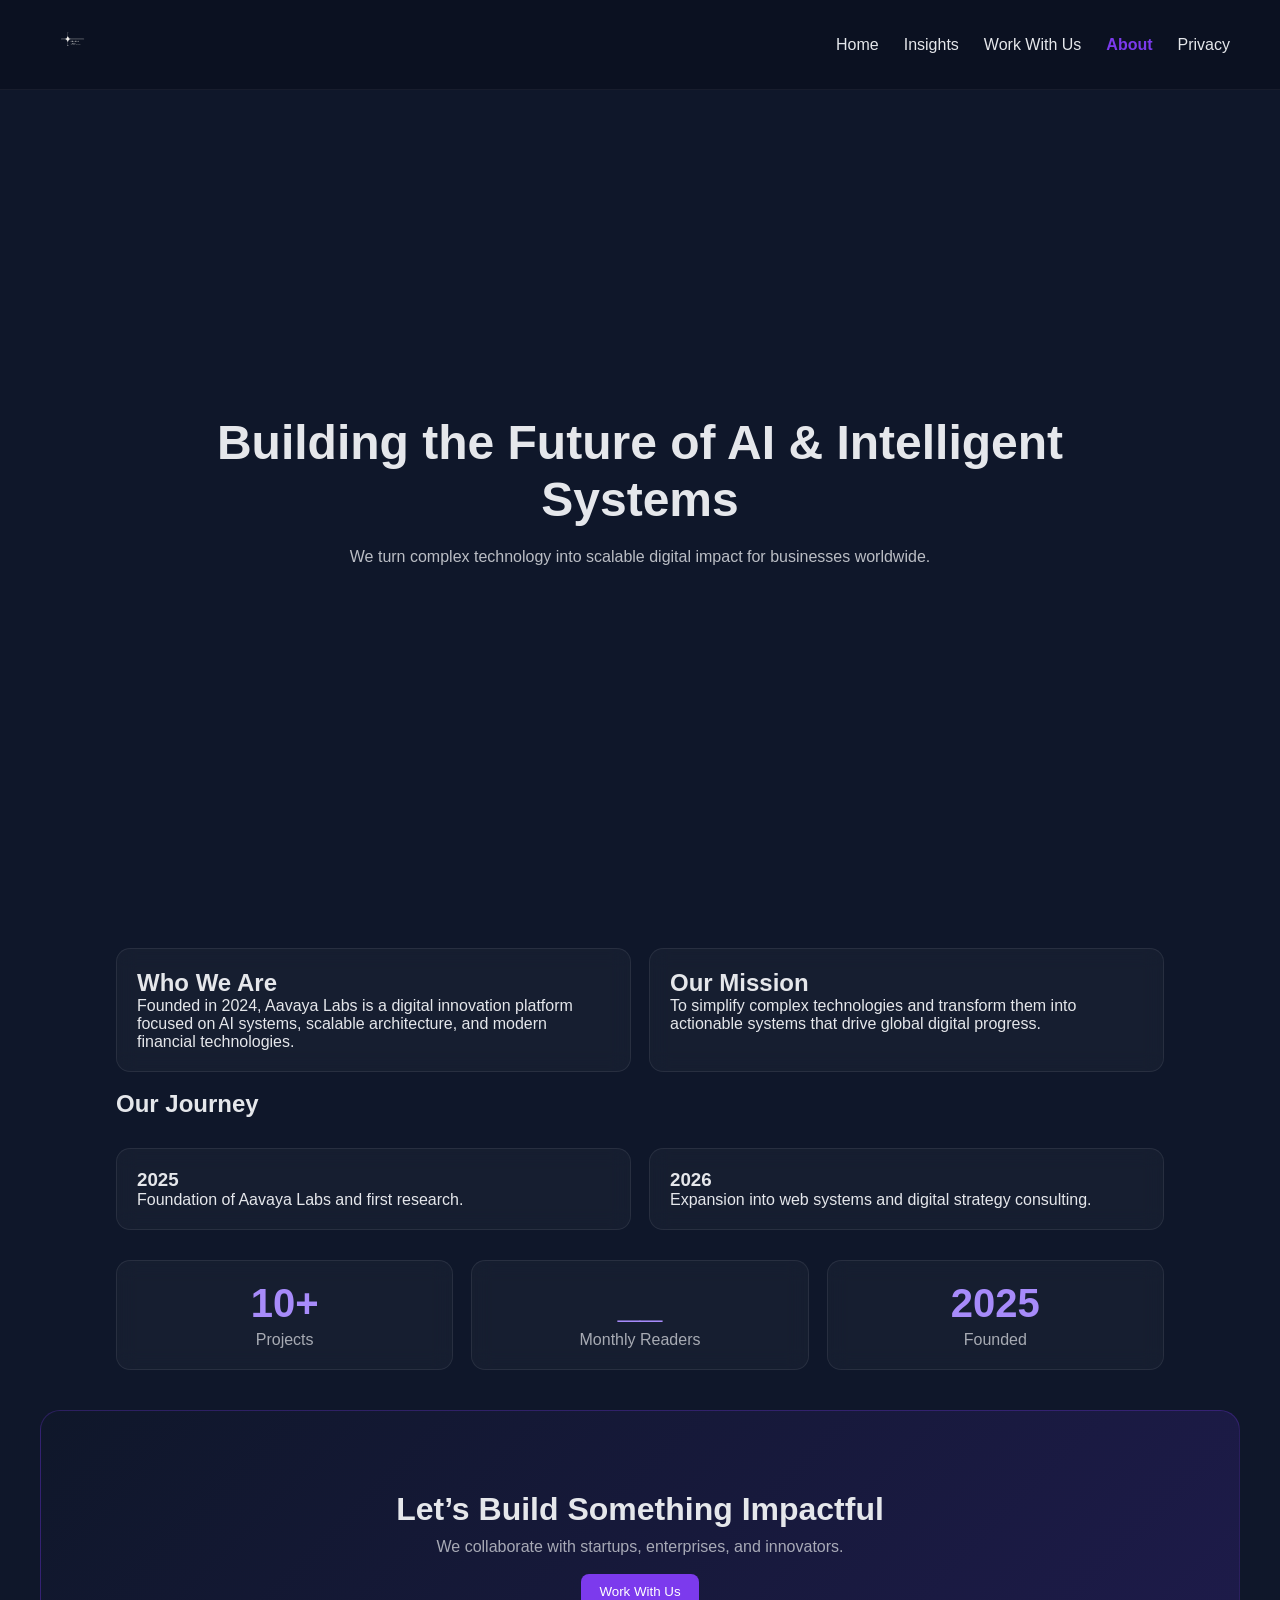
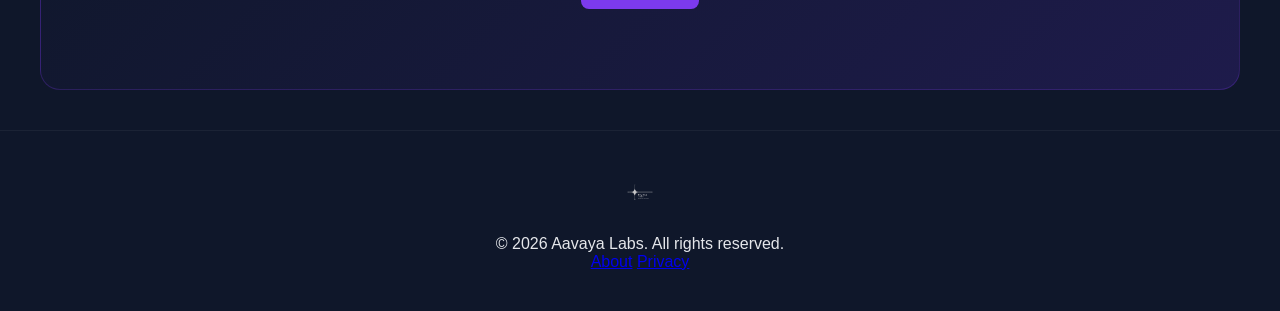
<file: about.html>
<!DOCTYPE html>
<html lang="en">
<head>
<meta charset="UTF-8">
<meta name="viewport" content="width=device-width, initial-scale=1.0">

<meta name="description" content="Discover Aavaya Labs: Pioneers in AI, Finance, and Scalable Technology.">

<title>About Us | Aavaya Labs</title>

<link rel="icon" href="favicon.png">
<link rel="stylesheet" href="style.css">
</head>

<body class="dark">

<!-- NAV -->
<nav id="navbar">
    <div class="logo">
        <a href="index.html"><img src="logo.png" alt="Aavaya"></a>
    </div>

    <ul>
        <li><a href="index.html">Home</a></li>
        <li><a href="insights.html">Insights</a></li>
        <li><a href="workwithus.html">Work With Us</a></li>
        <li><a href="about.html">About</a></li>
        <li><a href="privacy.html">Privacy</a></li>
    </ul>
</nav>

<!-- HERO (UPGRADED STORY STYLE) -->
<section class="hero small-hero">

<canvas id="hero-canvas"></canvas>

<div class="floating-shapes">
    <span></span><span></span><span></span><span></span>
</div>

<div class="hero-content container">
    <h1>Building the Future of AI & Intelligent Systems</h1>
    <p>We turn complex technology into scalable digital impact for businesses worldwide.</p>
</div>

</section>

<!-- STORY SECTION -->
<section class="container">

<div class="grid">

<article class="card">
<h2>Who We Are</h2>
<p>
Founded in 2024, Aavaya Labs is a digital innovation platform focused on AI systems,
scalable architecture, and modern financial technologies.
</p>
</article>

<article class="card">
<h2>Our Mission</h2>
<p>
To simplify complex technologies and transform them into actionable systems that
drive global digital progress.
</p>
</article>

</div>

</section>

<!-- TIMELINE STYLE SECTION (NEW UPGRADE) -->
<section class="container">

<br>
<h2 class="section-title">Our Journey</h2>

<div class="grid">

<div class="card">
<h3>2025</h3>
<p>Foundation of Aavaya Labs and first research.</p>
</div>

<div class="card">
<h3>2026</h3>
<p>Expansion into web systems and digital strategy consulting.</p>
</div>


</div>

</section>

<!-- STATS SECTION (UPGRADED VISUAL IMPACT) -->
<section class="container">

<div class="grid">

<div class="card stat-card">
<div class="stat-number">10+</div>
<div class="stat-label"> Projects</div>
</div>

<div class="card stat-card">
<div class="stat-number"> __ </div>
<div class="stat-label">Monthly Readers</div>
</div>

<div class="card stat-card">
<div class="stat-number">2025</div>
<div class="stat-label">Founded</div>
</div>

</div>

</section>

<!-- CTA -->
<section class="cta">
<h2>Let’s Build Something Impactful</h2>
<p>We collaborate with startups, enterprises, and innovators.</p>

<a href="workwithus.html">
    <br>
<button class="btn-primary">Work With Us</button>
</a>
</section>

<!-- FOOTER -->
<footer>
<img src="logo.png" class="footer-logo">
<p>© 2026 Aavaya Labs. All rights reserved.</p>

<div>
<a href="about.html">About</a>
<a href="privacy.html">Privacy</a>
</div>
</footer>

<script src="script.js"></script>
</body>
</html>
</file>
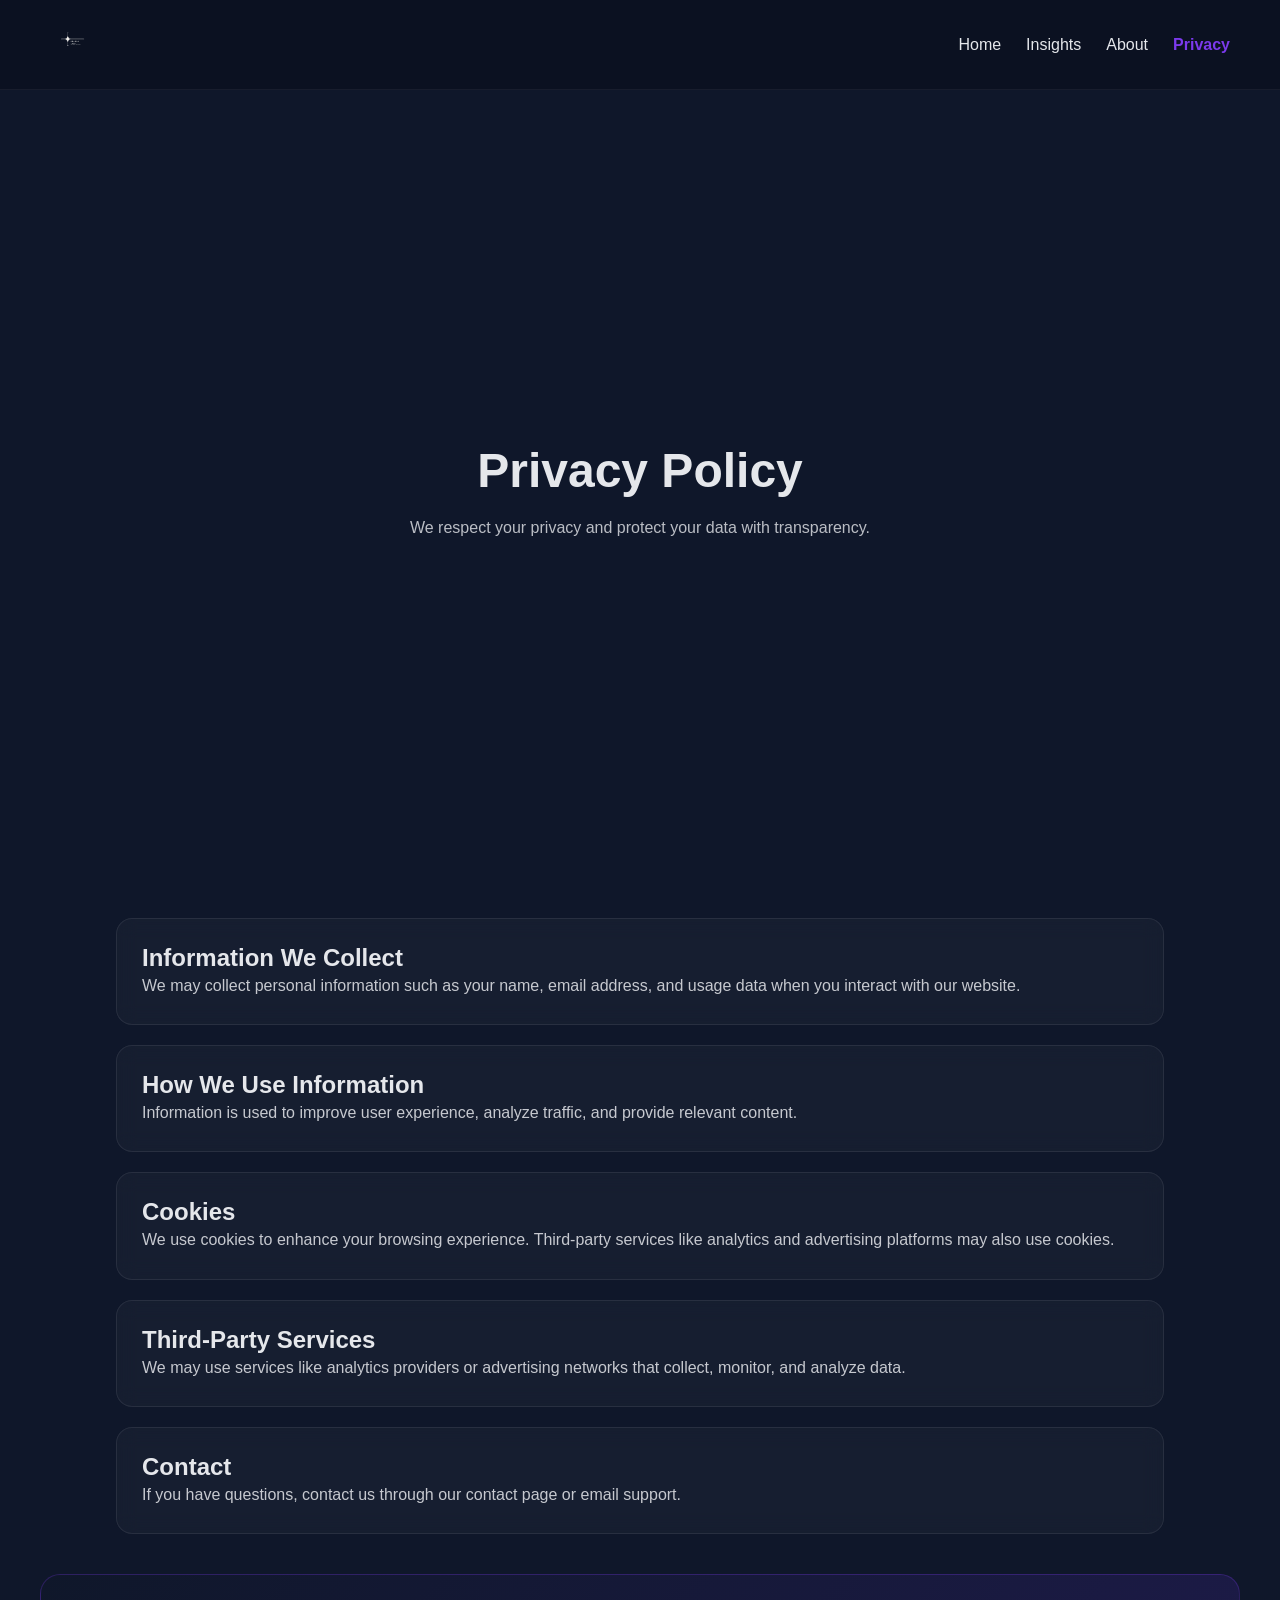
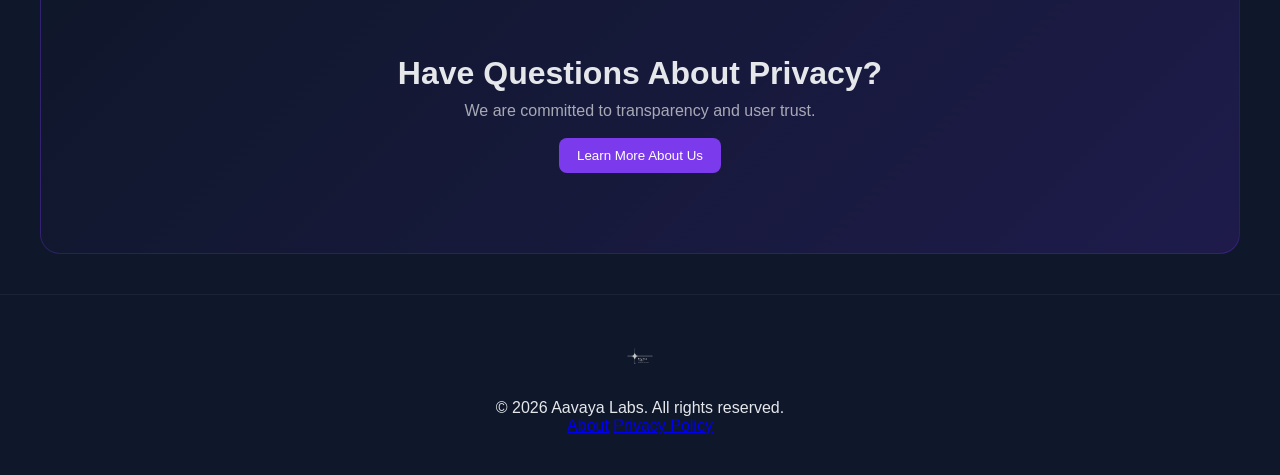
<file: privacy.html>
<!DOCTYPE html>
<html lang="en">
<head>
<meta charset="UTF-8">
<meta name="viewport" content="width=device-width, initial-scale=1.0">

<title>Privacy Policy - Aavaya</title>
<meta name="description" content="Privacy Policy of Aavaya Labs">

<link rel="icon" href="favicon.png">
<link rel="stylesheet" href="style.css">
</head>

<body class="dark">

<!-- NAV -->
<nav id="navbar">
    <div class="logo">
        <a href="index.html">
            <img src="logo.png" alt="Aavaya">
        </a>
    </div>

    <ul>
        <li><a href="index.html">Home</a></li>
        <li><a href="insights.html">Insights</a></li>
        <li><a href="about.html">About</a></li>
        <li><a href="privacy.html" class="active">Privacy</a></li>
    </ul>
</nav>

<!-- HERO -->
<section class="hero small-hero">

<canvas id="hero-canvas"></canvas>

<div class="hero-content container padded-container">
    <h1>Privacy Policy</h1>
    <p>We respect your privacy and protect your data with transparency.</p>
</div>

</section>

<!-- CONTENT -->
<main class="container padded-container">

<section class="card">
<h2>Information We Collect</h2>
<p>
We may collect personal information such as your name, email address, and usage data
when you interact with our website.
</p>
</section>

<section class="card">
<h2>How We Use Information</h2>
<p>
Information is used to improve user experience, analyze traffic, and provide relevant content.
</p>
</section>

<section class="card">
<h2>Cookies</h2>
<p>
We use cookies to enhance your browsing experience. Third-party services like analytics
and advertising platforms may also use cookies.
</p>
</section>

<section class="card">
<h2>Third-Party Services</h2>
<p>
We may use services like analytics providers or advertising networks that collect, monitor,
and analyze data.
</p>
</section>

<section class="card">
<h2>Contact</h2>
<p>
If you have questions, contact us through our contact page or email support.
</p>
</section>

</main>

<!-- CTA (NEW IMPROVEMENT FOR LEGAL PAGE) -->
<section class="cta">
<h2>Have Questions About Privacy?</h2>
<p>We are committed to transparency and user trust.</p>
<a href="about.html">
    <br>
<button class="btn-primary">Learn More About Us</button>
</a>
</section>

<!-- FOOTER (FIXED - NO DUPLICATE) -->
<footer>
<img src="logo.png" class="footer-logo">

<p>© 2026 Aavaya Labs. All rights reserved.</p>

<div>
<a href="about.html">About</a>
<a href="privacy.html">Privacy Policy</a>
</div>
</footer>

<script src="script.js"></script>
</body>
</html>
</file>
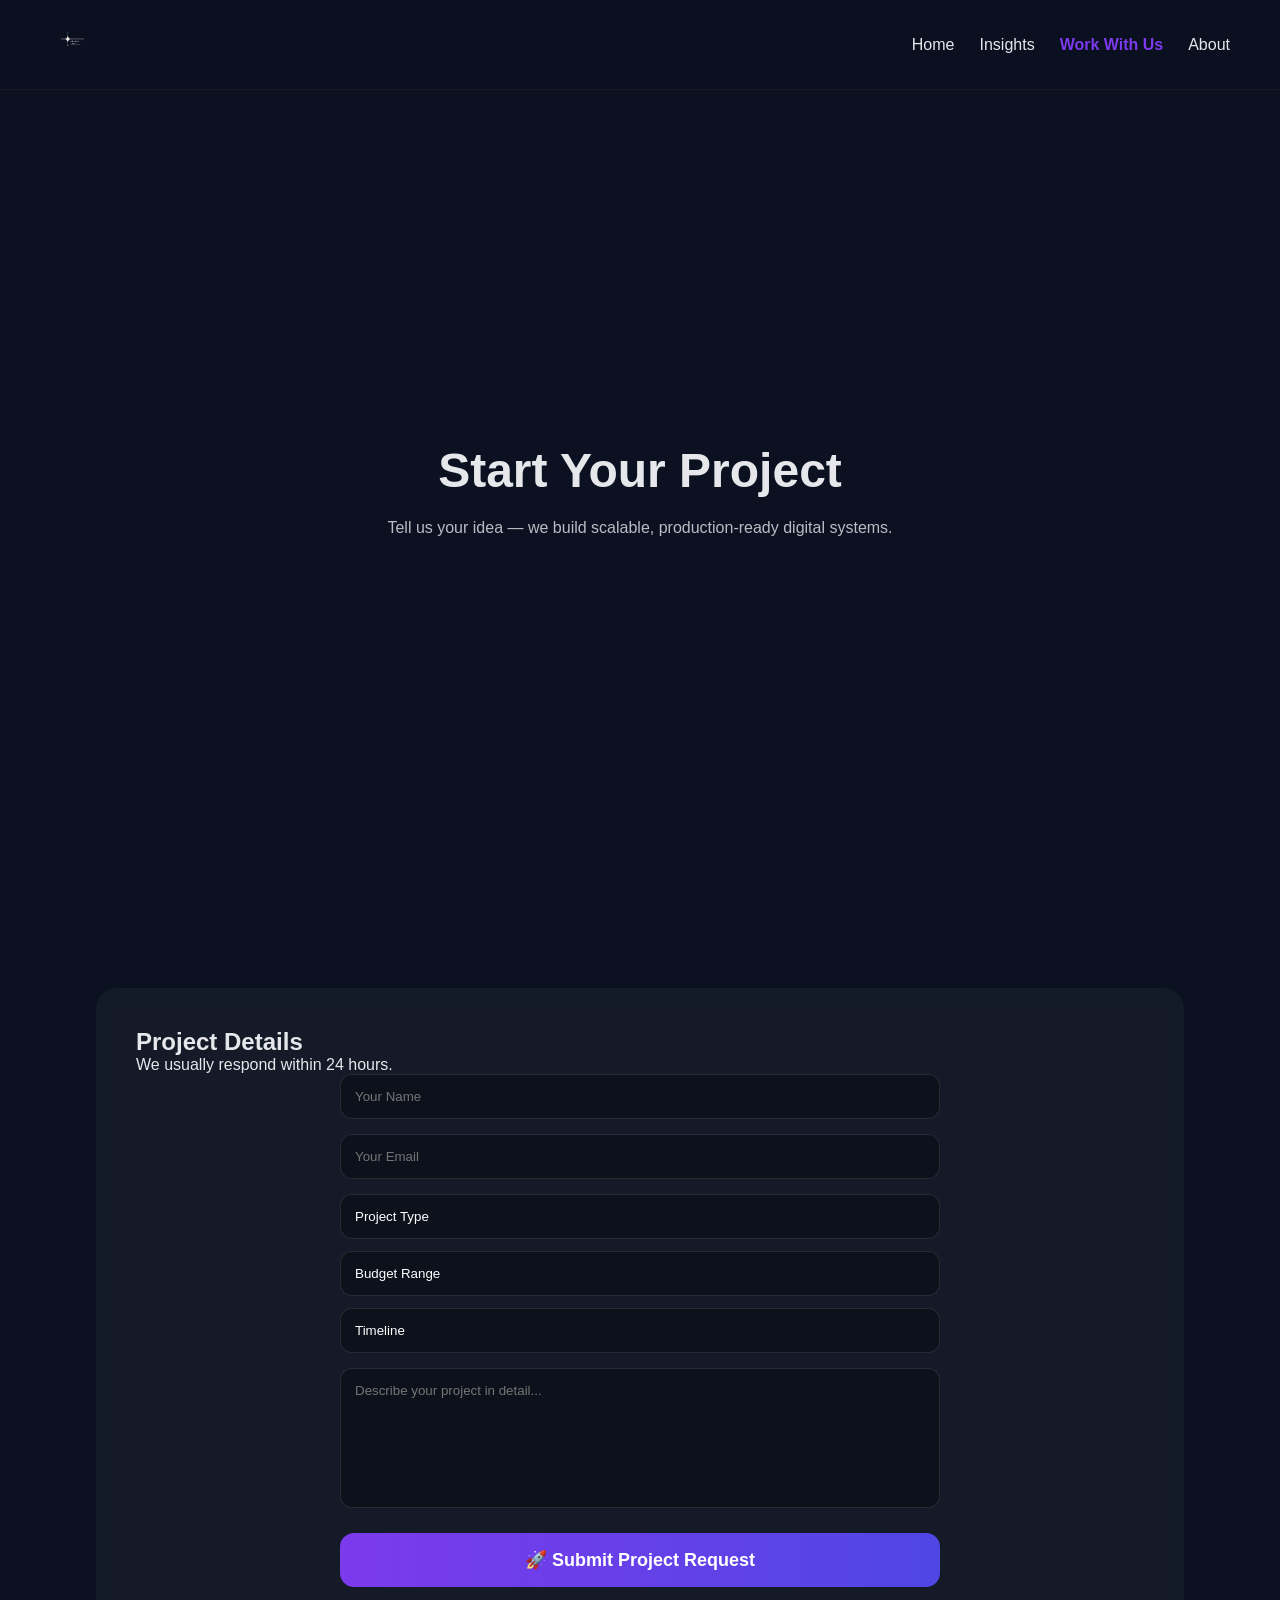
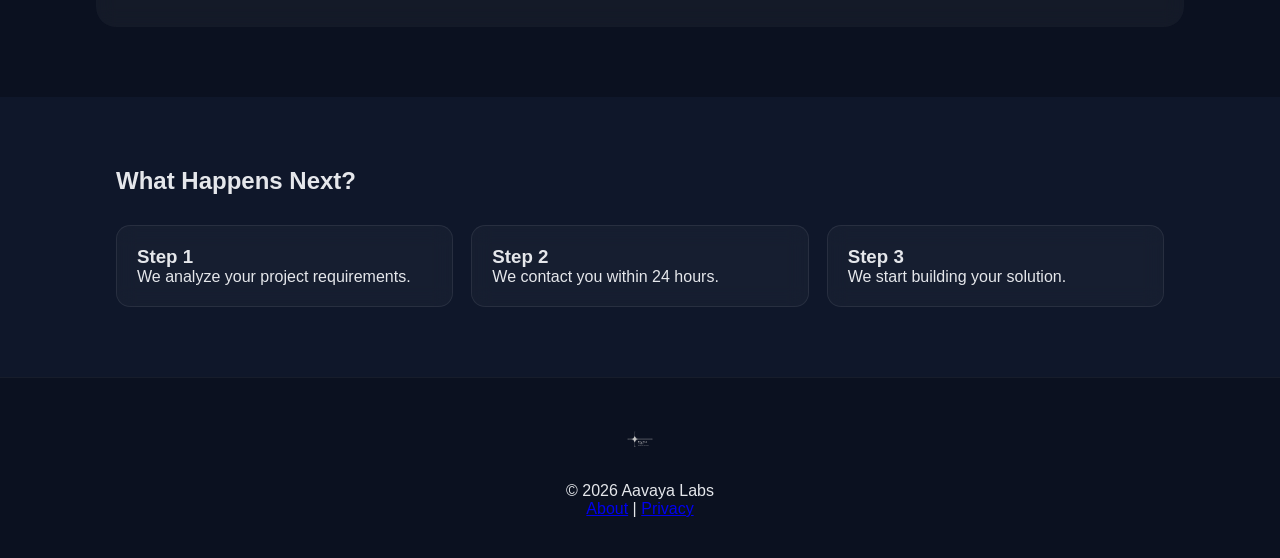
<file: workwithus.html>
<!DOCTYPE html>
<html lang="en">

<head>
<meta charset="UTF-8">
<meta name="viewport" content="width=device-width, initial-scale=1.0">

<title>Work With Us | Aavaya Labs</title>

<link rel="stylesheet" href="style.css">
<link rel="icon" href="favicon.png">

<!-- ADSENSE -->
<script async
src="https://pagead2.googlesyndication.com/pagead/js/adsbygoogle.js?client=ca-pub-1063363378702920"
crossorigin="anonymous"></script>

</head>

<body>

<!-- NAVBAR -->
<nav id="navbar">
    <div class="logo">
        <img src="logo.png" alt="Aavaya Labs">
    </div>

    <ul>
        <li><a href="index.html">Home</a></li>
        <li><a href="insights.html">Insights</a></li>
        <li><a href="workwithus.html">Work With Us</a></li>
        <li><a href="about.html">About</a></li>
    </ul>
</nav>


<!-- HERO -->
<section class="hero small-hero">

    <div class="hero-content container">

        <h1>Start Your Project</h1>

        <p>
            Tell us your idea — we build scalable, production-ready digital systems.
        </p>

    </div>

</section>


<!-- FORM SECTION -->
<section class="section">

<div class="container form-box">

<h2>Project Details</h2>

<p class="subtext">
We usually respond within 24 hours.
</p>



<!-- FORM -->
<form id="project-form"
action="https://formspree.io/f/xjgpzjpr"
method="POST">

<input type="text" name="name" placeholder="Your Name" required>

<input type="email" name="email" placeholder="Your Email" required>


<!-- CUSTOM DROPDOWNS -->
<div class="select-group">

<select name="project_type" required>
<option value="">Project Type</option>
<option>Web Development</option>
<option>AI Solutions</option>
<option>UI/UX Design</option>
<option>Custom Software</option>
</select>

<select name="budget">
<option value="">Budget Range</option>
<option>$500 - $1,000</option>
<option>$1,000 - $5,000</option>
<option>$5,000+</option>
</select>

<select name="timeline">
<option value="">Timeline</option>
<option>ASAP</option>
<option>1–2 Weeks</option>
<option>1 Month+</option>
</select>

</div>


<textarea name="message" placeholder="Describe your project in detail..." required></textarea>


<!-- BIG PREMIUM BUTTON -->
<button type="submit" class="btn-submit glow-btn ripple">
🚀 Submit Project Request
</button>

</form>

</div>

</section>


<!-- TRUST SECTION -->
<section class="section dark">

<div class="container">

<h2>What Happens Next?</h2>

<div class="grid">

<div class="card">
<h3>Step 1</h3>
<p>We analyze your project requirements.</p>
</div>

<div class="card">
<h3>Step 2</h3>
<p>We contact you within 24 hours.</p>
</div>

<div class="card">
<h3>Step 3</h3>
<p>We start building your solution.</p>
</div>

</div>

</div>

</section>


<!-- FOOTER -->
<footer>

<div class="container">

<img src="logo.png" class="footer-logo">

<p>© 2026 Aavaya Labs</p>

<div>
<a href="about.html">About</a> |
<a href="privacy.html">Privacy</a>
</div>

</div>

</footer>


<script src="script.js"></script>

</body>
</html>
</file>
<file: style.css>
/* =========================
   GLOBAL RESET
========================= */

*{
margin:0;
padding:0;
box-sizing:border-box;
font-family:'Inter', sans-serif;
}

body{
background:#0b1120;
color:#e5e7eb;
overflow-x:hidden;
}

/* =========================
   LAYOUT SYSTEM
========================= */

.container{
max-width:1200px;
margin:auto;
padding:0 20px;
}

section{
padding:80px 0;
}

.dark{
background:#0f172a;
}

/* =========================
   NAVBAR
========================= */

#navbar{
display:flex;
justify-content:space-between;
align-items:center;
padding:20px 50px;
position:sticky;
top:0;
z-index:100;
background:rgba(11,17,32,0.85);
backdrop-filter:blur(10px);
border-bottom:1px solid rgba(255,255,255,0.05);
}

#navbar ul{
display:flex;
gap:25px;
list-style:none;
}

#navbar a{
color:#e5e7eb;
text-decoration:none;
transition:0.3s;
}

#navbar a:hover{
color:#7c3aed;
}

.logo img{
height:45px;
}

/* =========================
   HERO
========================= */

.hero{
position:relative;
min-height:90vh;
display:flex;
align-items:center;
justify-content:center;
text-align:center;
overflow:hidden;
}

.hero-content{
position:relative;
z-index:2;
max-width:800px;
}

.hero h1{
font-size:3rem;
margin-bottom:15px;
}

.hero p{
opacity:0.8;
margin-bottom:25px;
}

#hero-canvas{
position:absolute;
top:0;
left:0;
width:100%;
height:100%;
z-index:0;
}

/* SMALL HERO */
.small-hero{
min-height:50vh;
}

/* =========================
   BUTTONS
========================= */

.btn-primary,
.btn-outline,
.btn-submit{
display:inline-block;
padding:12px 25px;
border-radius:30px;
text-decoration:none;
cursor:pointer;
transition:0.3s;
}

.btn-primary{
background:linear-gradient(90deg,#7c3aed,#4f46e5);
color:white;
border:none;
}

.btn-outline{
border:1px solid white;
color:white;
background:transparent;
}

.btn-primary:hover,
.btn-outline:hover{
transform:scale(1.05);
}

/* =========================
   GRID SYSTEM
========================= */

.grid{
display:grid;
grid-template-columns:repeat(auto-fit,minmax(260px,1fr));
gap:25px;
margin-top:30px;
}

/* =========================
   CARDS
========================= */

.card{
background:rgba(255,255,255,0.05);
padding:25px;
border-radius:15px;
transition:0.3s;
border:1px solid rgba(255,255,255,0.05);
}

.card:hover{
transform:translateY(-8px);
background:rgba(255,255,255,0.07);
}

/* =========================
   CTA SECTION
========================= */

.cta{
text-align:center;
background:linear-gradient(135deg,#7c3aed,#4f46e5);
border-radius:20px;
margin:40px;
padding:60px 20px;
}

.cta h2{
margin-bottom:20px;
}

/* =========================
   CONTACT FORM
========================= */

form{
display:flex;
flex-direction:column;
gap:15px;
max-width:600px;
margin:auto;
}

input,textarea,select{
padding:14px;
border-radius:12px;
border:1px solid rgba(255,255,255,0.1);
background:rgba(0,0,0,0.3);
color:white;
outline:none;
}

textarea{
min-height:140px;
resize:none;
}

/* =========================
   WORK WITH US FORM (PREMIUM)
========================= */

.form-box{
max-width:700px;
margin:auto;
background:rgba(255,255,255,0.04);
padding:40px;
border-radius:20px;
backdrop-filter:blur(10px);
}

.select-group{
display:grid;
grid-template-columns:1fr;
gap:12px;
}

/* REMOVE DEFAULT DROPDOWN STYLE */
select{
appearance:none;
cursor:pointer;
}

/* BIG SUBMIT BUTTON */
.btn-submit{
width:100%;
padding:16px;
font-size:18px;
font-weight:bold;
background:linear-gradient(90deg,#7c3aed,#4f46e5);
color:white;
border:none;
border-radius:14px;
margin-top:10px;
}

.btn-submit:hover{
transform:scale(1.03);
box-shadow:0 0 25px rgba(124,58,237,0.4);
}

/* =========================
   FOOTER
========================= */

footer{
text-align:center;
padding:40px;
border-top:1px solid rgba(255,255,255,0.05);
}

.footer-logo{
height:50px;
opacity:0.8;
margin-bottom:10px;
}

/* =========================
   UTILITIES
========================= */

.glow-btn:hover{
box-shadow:0 0 20px rgba(124,58,237,0.6);
}

.ripple{
position:relative;
overflow:hidden;
}

/* =========================
   RESPONSIVE
========================= */

@media(max-width:768px){

.hero h1{
font-size:2rem;
}

#navbar{
flex-direction:column;
gap:10px;
}

.cta{
margin:20px;
}

}

/* =========================
   INSIGHTS UPGRADE STYLE
========================= */

.featured-card{
padding:40px;
border-radius:20px;
background:linear-gradient(135deg,#1e1b4b,#0f172a);
position:relative;
overflow:hidden;
}

.featured-tag{
position:absolute;
top:20px;
right:20px;
background:#7c3aed;
padding:6px 12px;
border-radius:20px;
font-size:12px;
}

.filter-bar{
display:flex;
gap:10px;
justify-content:center;
margin:30px 0;
flex-wrap:wrap;
}

.filter-btn{
padding:10px 18px;
border-radius:20px;
border:1px solid rgba(255,255,255,0.1);
background:transparent;
color:white;
cursor:pointer;
transition:0.3s;
}

.filter-btn:hover,
.filter-btn.active{
background:#7c3aed;
}

.article-card a{
color:#a78bfa;
text-decoration:none;
display:inline-block;
margin-top:10px;
}

.article-card a:hover{
text-decoration:underline;
}

/* =========================
   ABOUT PAGE UPGRADE
========================= */

.small-hero{
min-height:60vh;
}

/* STAT CARDS UPGRADE */
.stat-card{
text-align:center;
padding:30px;
}

.stat-number{
font-size:2.5rem;
font-weight:700;
color:#a78bfa;
}

.stat-label{
opacity:0.7;
margin-top:5px;
}

/* JOURNEY CARDS */
section h2.section-title{
margin-bottom:30px;
}

/* SOFTER CARD FEEL */
.card{
backdrop-filter:blur(10px);
border:1px solid rgba(255,255,255,0.08);
}

/* HERO TEXT BETTER SPACING */
.hero-content h1{
font-size:2.8rem;
line-height:1.2;
}

.hero-content p{
margin-top:10px;
opacity:0.8;
}

/* FLOATING BACKGROUND SUPPORT (if not already added) */
.floating-shapes span{
background:rgba(124,58,237,0.2);
}

/* =========================
   PRIVACY PAGE POLISH
========================= */

main section.card{
margin-bottom:20px;
padding:25px;
border-radius:16px;
transition:0.3s;
}

main section.card:hover{
transform:translateY(-5px);
box-shadow:0 10px 30px rgba(124,58,237,0.15);
}

/* HERO SMALL PAGE IMPROVEMENT */
.small-hero{
min-height:55vh;
display:flex;
align-items:center;
}

/* TEXT READABILITY */
main p{
line-height:1.7;
opacity:0.85;
}

/* CTA DIFFERENT FEEL FOR LEGAL PAGE */
.cta{
background:linear-gradient(135deg,#0f172a,#1e1b4b);
border:1px solid rgba(124,58,237,0.25);
}

/* =========================
   GLOBAL LAYOUT FIX (IMPORTANT)
========================= */

body{
margin:0;
font-family:Inter;
overflow-x:hidden;
}

/* SECTION SPACING CONTROL (KEY FIX) */
.section{
padding:70px 0;
position:relative;
}

.section.alt{
background:rgba(255,255,255,0.02);
}

/* CONTAINER BALANCE */
.container{
width:85%;
max-width:1100px;
margin:auto;
}

/* =========================
   HERO FIX (MOST IMPORTANT)
========================= */

.hero{
min-height:92vh;
display:flex;
align-items:center;
justify-content:center;
position:relative;
text-align:center;
}

.hero-center{
max-width:750px;
z-index:2;
position:relative;
}

.hero h1{
font-size:3rem;
margin-bottom:15px;
}

.hero p{
opacity:0.8;
line-height:1.6;
}

/* HERO BADGE */
.hero-badge{
display:inline-block;
padding:6px 12px;
border:1px solid rgba(255,255,255,0.2);
border-radius:50px;
font-size:12px;
opacity:0.8;
margin-bottom:15px;
}

/* HERO BUTTONS */
.hero-actions{
display:flex;
gap:12px;
justify-content:center;
margin-top:20px;
flex-wrap:wrap;
}

/* =========================
   TRUST BAR (LANDING FEEL)
========================= */

.trust-bar{
text-align:center;
padding:15px;
font-size:13px;
opacity:0.6;
border-top:1px solid rgba(255,255,255,0.05);
border-bottom:1px solid rgba(255,255,255,0.05);
}

/* =========================
   GRID FIX
========================= */

.grid{
display:grid;
grid-template-columns:repeat(auto-fit,minmax(220px,1fr));
gap:18px;
}

/* =========================
   CARD FIX
========================= */

.card{
padding:20px;
border-radius:14px;
background:rgba(255,255,255,0.03);
border:1px solid rgba(255,255,255,0.08);
transition:0.3s;
}

.card:hover{
transform:translateY(-6px);
}

/* =========================
   CTA FIX (IMPORTANT DECISION BLOCK)
========================= */

.cta{
text-align:center;
padding:80px 20px;
background:linear-gradient(135deg,#0f172a,#1e1b4b);
}

.cta h2{
font-size:2rem;
margin-bottom:10px;
}

.cta p{
opacity:0.7;
}

/* =========================
   BUTTON FIX
========================= */

.btn-primary{
padding:10px 18px;
border:none;
border-radius:8px;
background:#7c3aed;
color:white;
cursor:pointer;
}

.btn-outline{
padding:10px 18px;
border:1px solid rgba(255,255,255,0.3);
background:transparent;
color:white;
border-radius:8px;
cursor:pointer;
}

/* =========================
   FLOATING BACKGROUND (SUBTLE)
========================= */

.bg-shapes span{
position:absolute;
width:14px;
height:14px;
background:rgba(124,58,237,0.2);
border-radius:50%;
animation:float 18s infinite linear;
}

.bg-shapes span:nth-child(1){top:20%;left:10%;}
.bg-shapes span:nth-child(2){top:50%;left:20%;}
.bg-shapes span:nth-child(3){top:30%;left:80%;}
.bg-shapes span:nth-child(4){top:70%;left:60%;}
.bg-shapes span:nth-child(5){top:40%;left:40%;}

@keyframes float{
0%{transform:translateY(0);}
50%{transform:translateY(-40px);}
100%{transform:translateY(0);}
}
</file>
